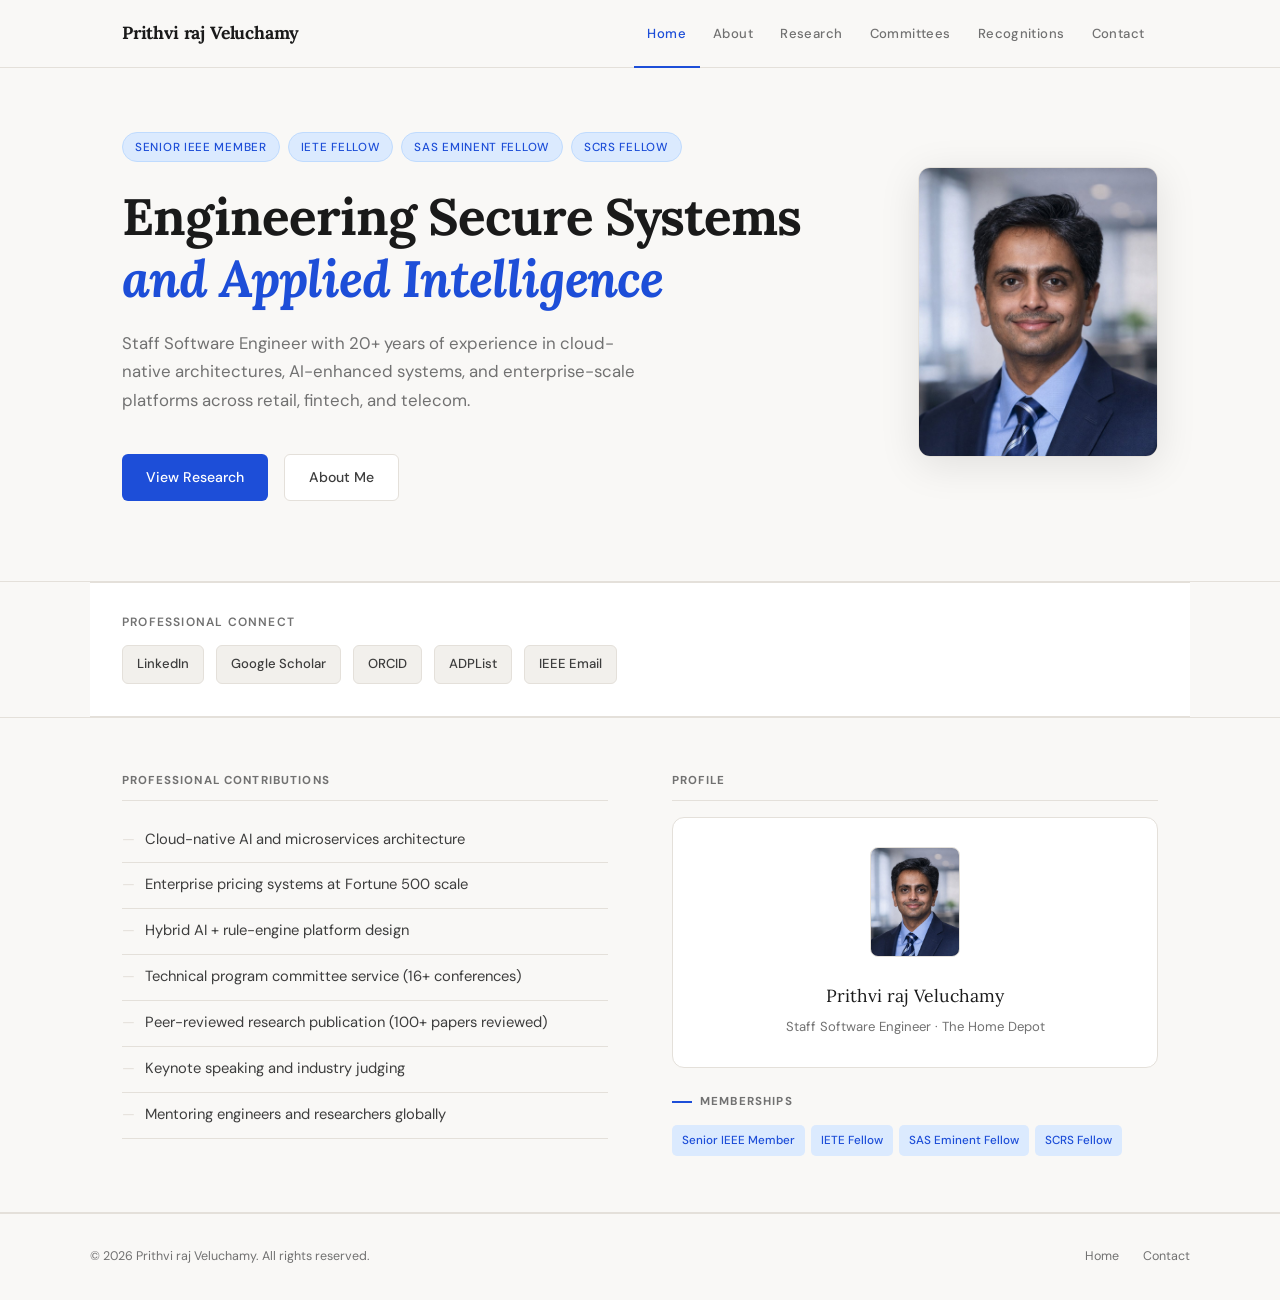
<file: index.html>
<!DOCTYPE html>
<html lang="en">
<head>
<meta charset="UTF-8"><meta name="viewport" content="width=device-width, initial-scale=1.0">
<title>Prithvi raj Veluchamy</title>
<link rel="preconnect" href="https://fonts.googleapis.com">
<link href="https://fonts.googleapis.com/css2?family=Lora:ital,wght@0,400;0,600;0,700;1,400&family=DM+Sans:wght@300;400;500;600&family=JetBrains+Mono:wght@400;500&display=swap" rel="stylesheet">
<link rel="stylesheet" href="styles.css">
</head>
<body>

<nav>
  <div class="nav-inner">
    <a href="index.html" class="nav-brand" id="nav-brand"></a>
    <ul class="nav-links">
      <li><a href="index.html" class="active">Home</a></li>
      <li><a href="about.html">About</a></li>
      <li><a href="research.html">Research</a></li>
      <li><a href="committees.html">Committees</a></li>
      <li><a href="recognitions.html">Recognitions</a></li>
      <li><a href="contact.html">Contact</a></li>
    </ul>
  </div>
</nav>

<div class="hero">
  <div class="hero-left">
    <div class="hero-eyebrow" id="hero-pills"></div>
    <h1>Engineering Secure Systems<br><em>and Applied Intelligence</em></h1>
    <p class="hero-sub" id="hero-sub"></p>
    <div class="hero-cta">
      <a href="research.html" class="btn btn-filled">View Research</a>
      <a href="about.html" class="btn btn-outline">About Me</a>
    </div>
  </div>
  <div class="hero-photo-wrap">
    <img id="hero-photo" src="" alt="" class="hero-photo">
  </div>
</div>

<div class="divider"></div>

<div class="quick-strip">
  <h3>Professional Connect</h3>
  <div class="quick-links" id="quick-links"></div>
</div>

<div class="divider"></div>

<div class="home-cols">
  <div class="home-col">
    <h3>Professional Contributions</h3>
    <ul class="contrib-list">
      <li>Cloud-native AI and microservices architecture</li>
      <li>Enterprise pricing systems at Fortune 500 scale</li>
      <li>Hybrid AI + rule-engine platform design</li>
      <li>Technical program committee service (16+ conferences)</li>
      <li>Peer-reviewed research publication (100+ papers reviewed)</li>
      <li>Keynote speaking and industry judging</li>
      <li>Mentoring engineers and researchers globally</li>
    </ul>
  </div>
  <div class="home-col">
    <h3>Profile</h3>
    <div class="identity-card">
      <img id="id-photo" src="" alt="" class="identity-photo">
      <div class="identity-name" id="id-name"></div>
      <div class="identity-role" id="id-role"></div>
    </div>
    <div style="margin-top:1.5rem;">
      <div class="section-label" style="border-bottom:none;padding-bottom:0;margin-bottom:0.8rem;">Memberships</div>
      <div style="display:flex;flex-wrap:wrap;gap:6px;" id="home-badges"></div>
    </div>
  </div>
</div>

<div class="divider"></div>

<footer>
  <div class="footer-inner">
    <div class="footer-copy" id="footer-copy"></div>
    <div class="footer-links">
      <a href="index.html">Home</a>
      <a href="contact.html">Contact</a>
    </div>
  </div>
</footer>

<script src="data/personal.js"></script>
<script>
const P = PERSONAL;
const $ = id => document.getElementById(id);
const esc = s => String(s).replace(/&/g,'&amp;').replace(/</g,'&lt;');

document.title = P.name;
$('nav-brand').textContent = P.name;
$('hero-photo').src = P.photo; $('hero-photo').alt = P.name;
$('hero-sub').textContent = `${P.role} with 20+ years of experience in cloud-native architectures, AI-enhanced systems, and enterprise-scale platforms across retail, fintech, and telecom.`;
$('hero-pills').innerHTML = P.memberships.map(m => `<span class="pill blue">${esc(m.text)}</span>`).join('');
$('quick-links').innerHTML = P.links.map(l => `<a href="${esc(l.url)}" target="_blank" class="quick-link">${esc(l.label)}</a>`).join('');
$('id-photo').src = P.photo; $('id-photo').alt = P.name;
$('id-name').textContent = P.name;
$('id-role').textContent = `${P.role} · ${P.company}`;
$('home-badges').innerHTML = P.memberships.map(m => `<span class="s-badge s-badge-blue">${esc(m.text)}</span>`).join('');
$('footer-copy').textContent = `© ${new Date().getFullYear()} ${P.name}. All rights reserved.`;
</script>
</body>
</html>
</file>
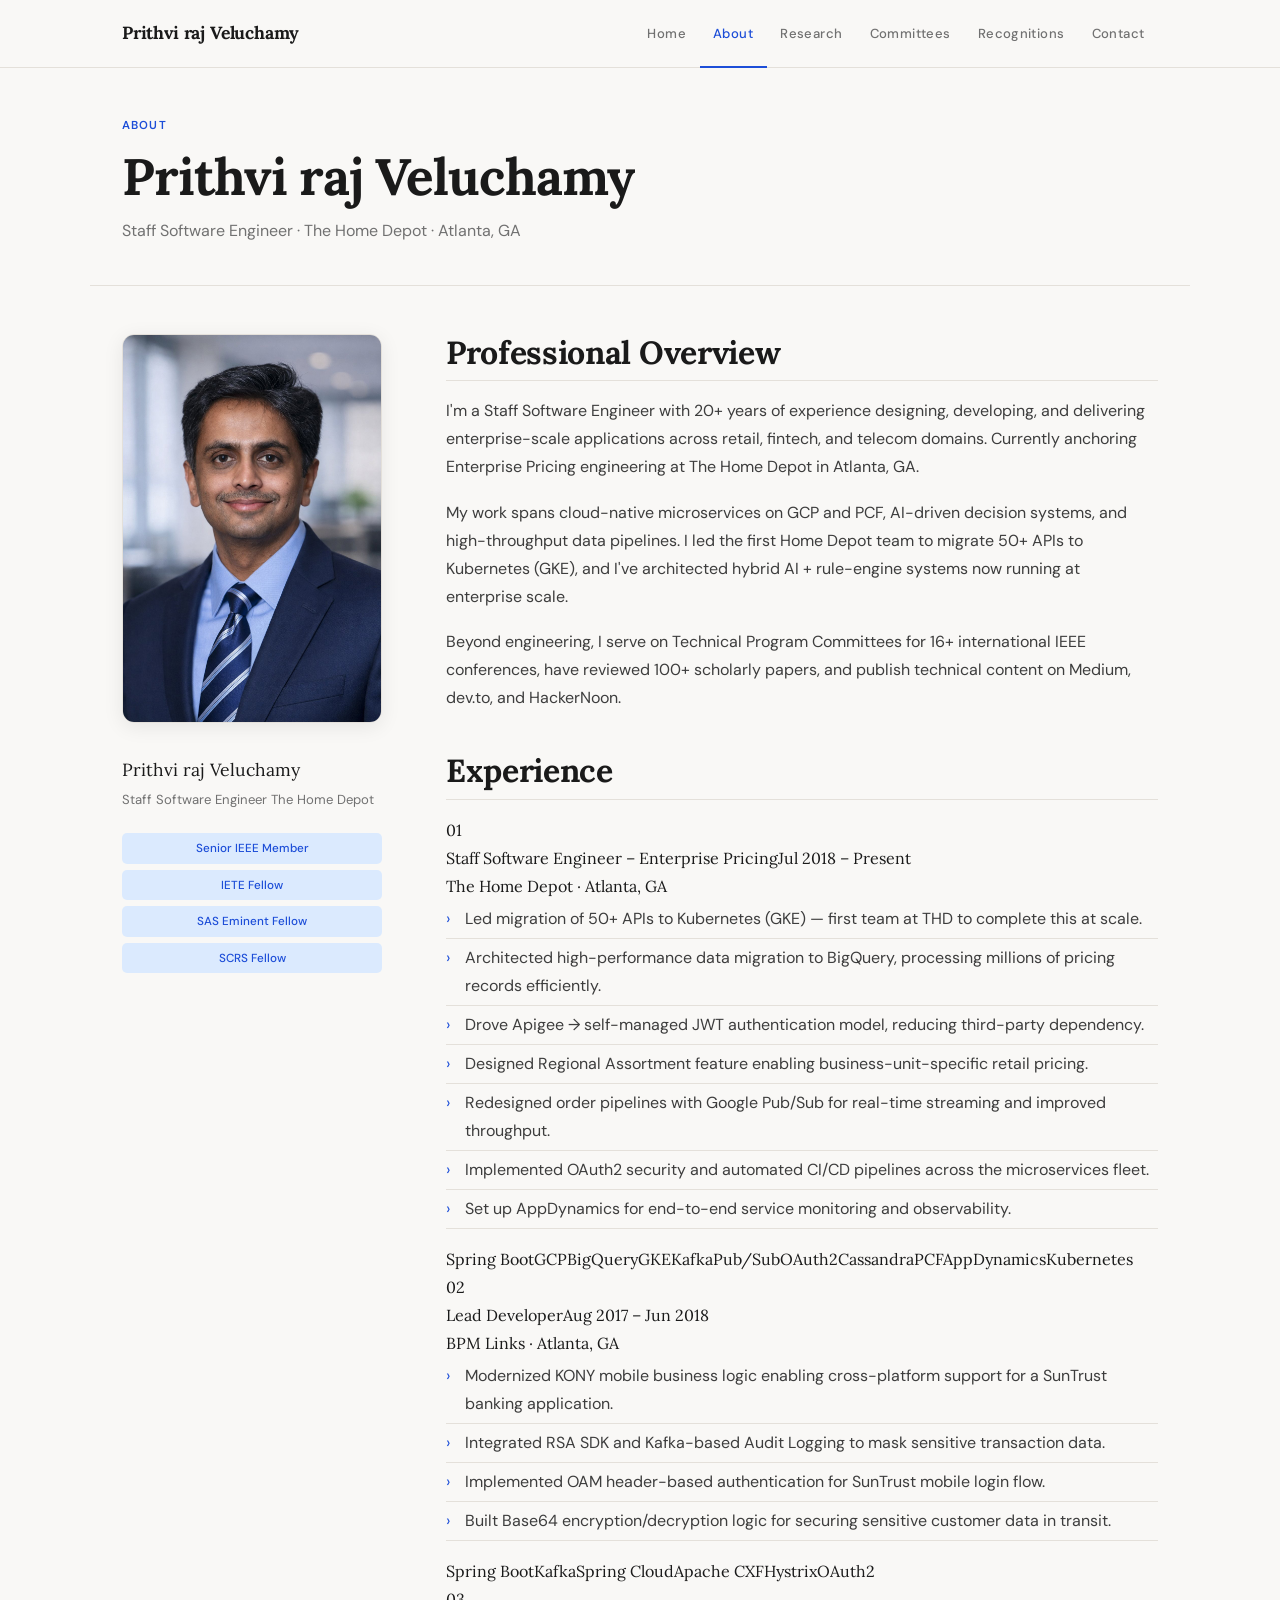
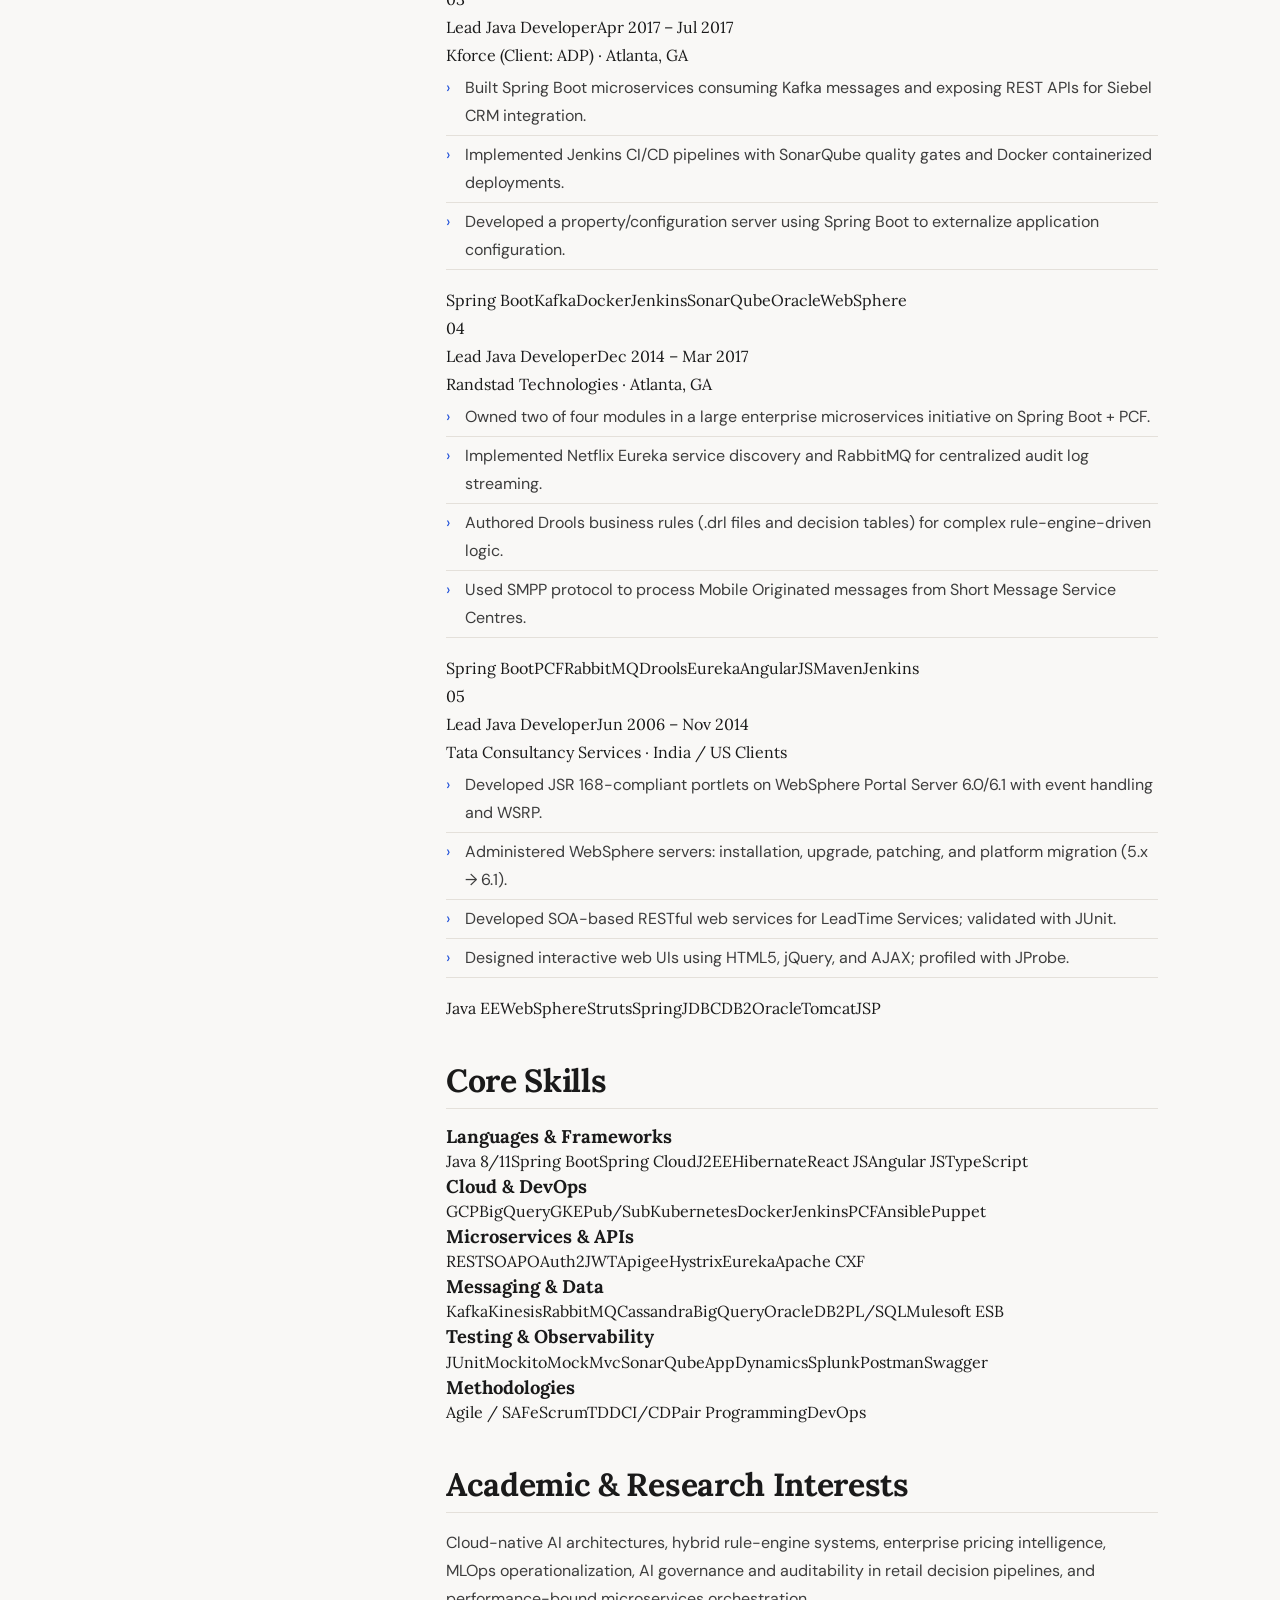
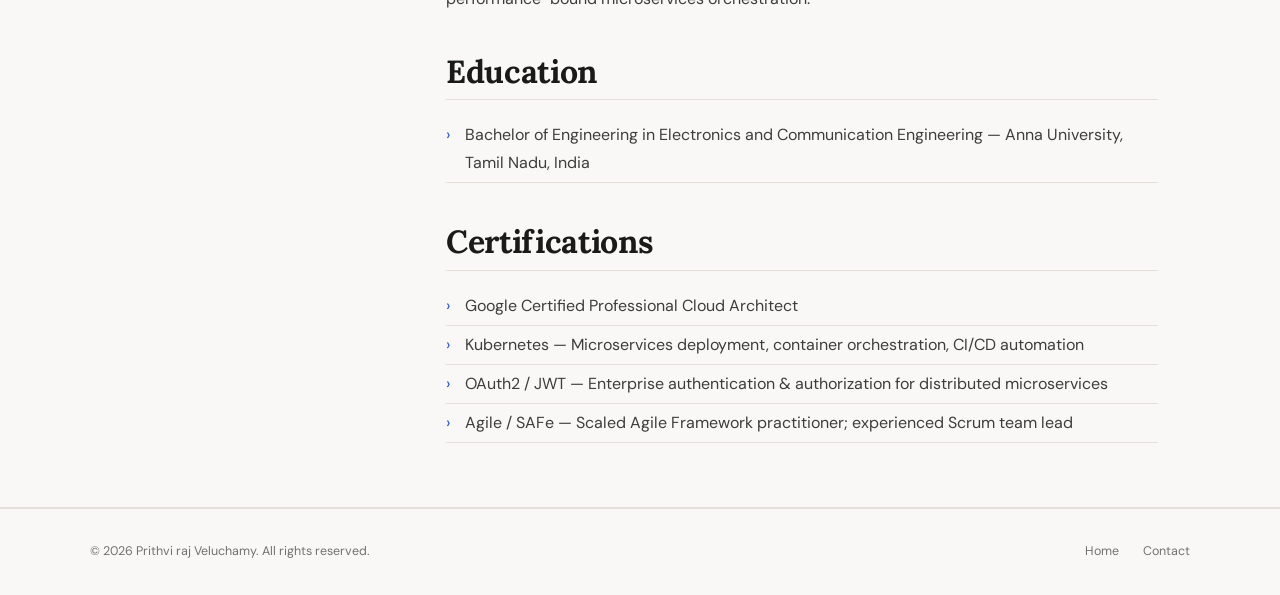
<file: about.html>
<!DOCTYPE html>
<html lang="en">
<head>
<meta charset="UTF-8"><meta name="viewport" content="width=device-width, initial-scale=1.0">
<title>About | Portfolio</title>
<link rel="preconnect" href="https://fonts.googleapis.com">
<link href="https://fonts.googleapis.com/css2?family=Lora:ital,wght@0,400;0,600;0,700;1,400&family=DM+Sans:wght@300;400;500;600&family=JetBrains+Mono:wght@400;500&display=swap" rel="stylesheet">
<link rel="stylesheet" href="styles.css">
</head>
<body>

<nav>
  <div class="nav-inner">
    <a href="index.html" class="nav-brand" id="nav-brand"></a>
    <ul class="nav-links">
      <li><a href="index.html">Home</a></li>
      <li><a href="about.html" class="active">About</a></li>
      <li><a href="research.html">Research</a></li>
      <li><a href="committees.html">Committees</a></li>
      <li><a href="recognitions.html">Recognitions</a></li>
      <li><a href="contact.html">Contact</a></li>
    </ul>
  </div>
</nav>

<div class="page-header page">
  <div class="eyebrow">About</div>
  <h1 id="ph-name"></h1>
  <p id="ph-tagline"></p>
</div>

<div class="about-layout">
  <!-- SIDEBAR -->
  <div class="about-sidebar fade-in">
    <img id="about-photo" src="" alt="" class="about-photo">
    <div class="sidebar-name" id="sb-name"></div>
    <div class="sidebar-role" id="sb-role"></div>
    <div class="sidebar-badges" id="sb-badges"></div>
  </div>

  <!-- MAIN CONTENT -->
  <div class="about-content fade-in">
    <h2>Professional Overview</h2>
    <div id="about-bio"></div>

    <h2>Experience</h2>
    <div class="timeline" id="timeline"></div>

    <h2>Core Skills</h2>
    <div class="skills-grid" id="skills-grid"></div>

    <h2>Academic &amp; Research Interests</h2>
    <p>Cloud-native AI architectures, hybrid rule-engine systems, enterprise pricing intelligence, MLOps operationalization, AI governance and auditability in retail decision pipelines, and performance-bound microservices orchestration.</p>

    <h2>Education</h2>
    <ul id="education-list"></ul>

    <h2>Certifications</h2>
    <ul id="cert-list"></ul>
  </div>
</div>

<div class="divider"></div>
<footer>
  <div class="footer-inner">
    <div class="footer-copy" id="footer-copy"></div>
    <div class="footer-links"><a href="index.html">Home</a><a href="contact.html">Contact</a></div>
  </div>
</footer>

<script src="data/personal.js"></script>
<script src="data/experience.js"></script>
<script src="data/skills.js"></script>
<script>
const P = PERSONAL, E = EXPERIENCE, S = SKILLS;
const $ = id => document.getElementById(id);
const esc = s => String(s).replace(/&/g,'&amp;').replace(/</g,'&lt;');

document.title = `About | ${P.name}`;
$('nav-brand').textContent = P.name;
$('ph-name').textContent = P.name;
$('ph-tagline').textContent = `${P.role} · ${P.company} · ${P.location}`;
$('about-photo').src = P.photo; $('about-photo').alt = P.name;
$('sb-name').textContent = P.name;
$('sb-role').textContent = `${P.role}\n${P.company}`;
$('sb-badges').innerHTML = P.memberships.map(m => `<span class="s-badge s-badge-blue">${esc(m.text)}</span>`).join('');
$('about-bio').innerHTML = P.bio.map(p => `<p>${p}</p>`).join('');
$('education-list').innerHTML = P.education.map(e => `<li>${esc(e)}</li>`).join('');
$('cert-list').innerHTML = P.certifications.map(c => `<li>${esc(c)}</li>`).join('');

// Timeline
$('timeline').innerHTML = E.map((job, i) => `
  <div class="tl-item fade-in">
    <div class="tl-dot${i===0?' active':''}">${String(i+1).padStart(2,'0')}</div>
    <div class="tl-content">
      <div class="tl-header"><span class="tl-role">${esc(job.role)}</span><span class="tl-period">${esc(job.period)}</span></div>
      <div class="tl-company"><span>${esc(job.company)}</span> · ${esc(job.location)}</div>
      <ul class="tl-bullets">${job.bullets.map(b=>`<li>${esc(b)}</li>`).join('')}</ul>
      <div class="tl-tech">${job.tech.map(t=>`<span class="tech-chip">${esc(t)}</span>`).join('')}</div>
    </div>
  </div>`).join('');

// Skills grid
$('skills-grid').innerHTML = S.map(s => `
  <div class="skill-card fade-in">
    <h3 class="c-${s.color}">${esc(s.category)}</h3>
    <div class="skill-tags">${s.tags.map(t=>`<span class="skill-tag ${s.color}">${esc(t)}</span>`).join('')}</div>
  </div>`).join('');

$('footer-copy').textContent = `© ${new Date().getFullYear()} ${P.name}. All rights reserved.`;

const obs = new IntersectionObserver(e=>e.forEach(x=>{if(x.isIntersecting)x.target.classList.add('visible');}),{threshold:.08});
document.querySelectorAll('.fade-in').forEach(el=>obs.observe(el));
</script>
</body>
</html>
</file>
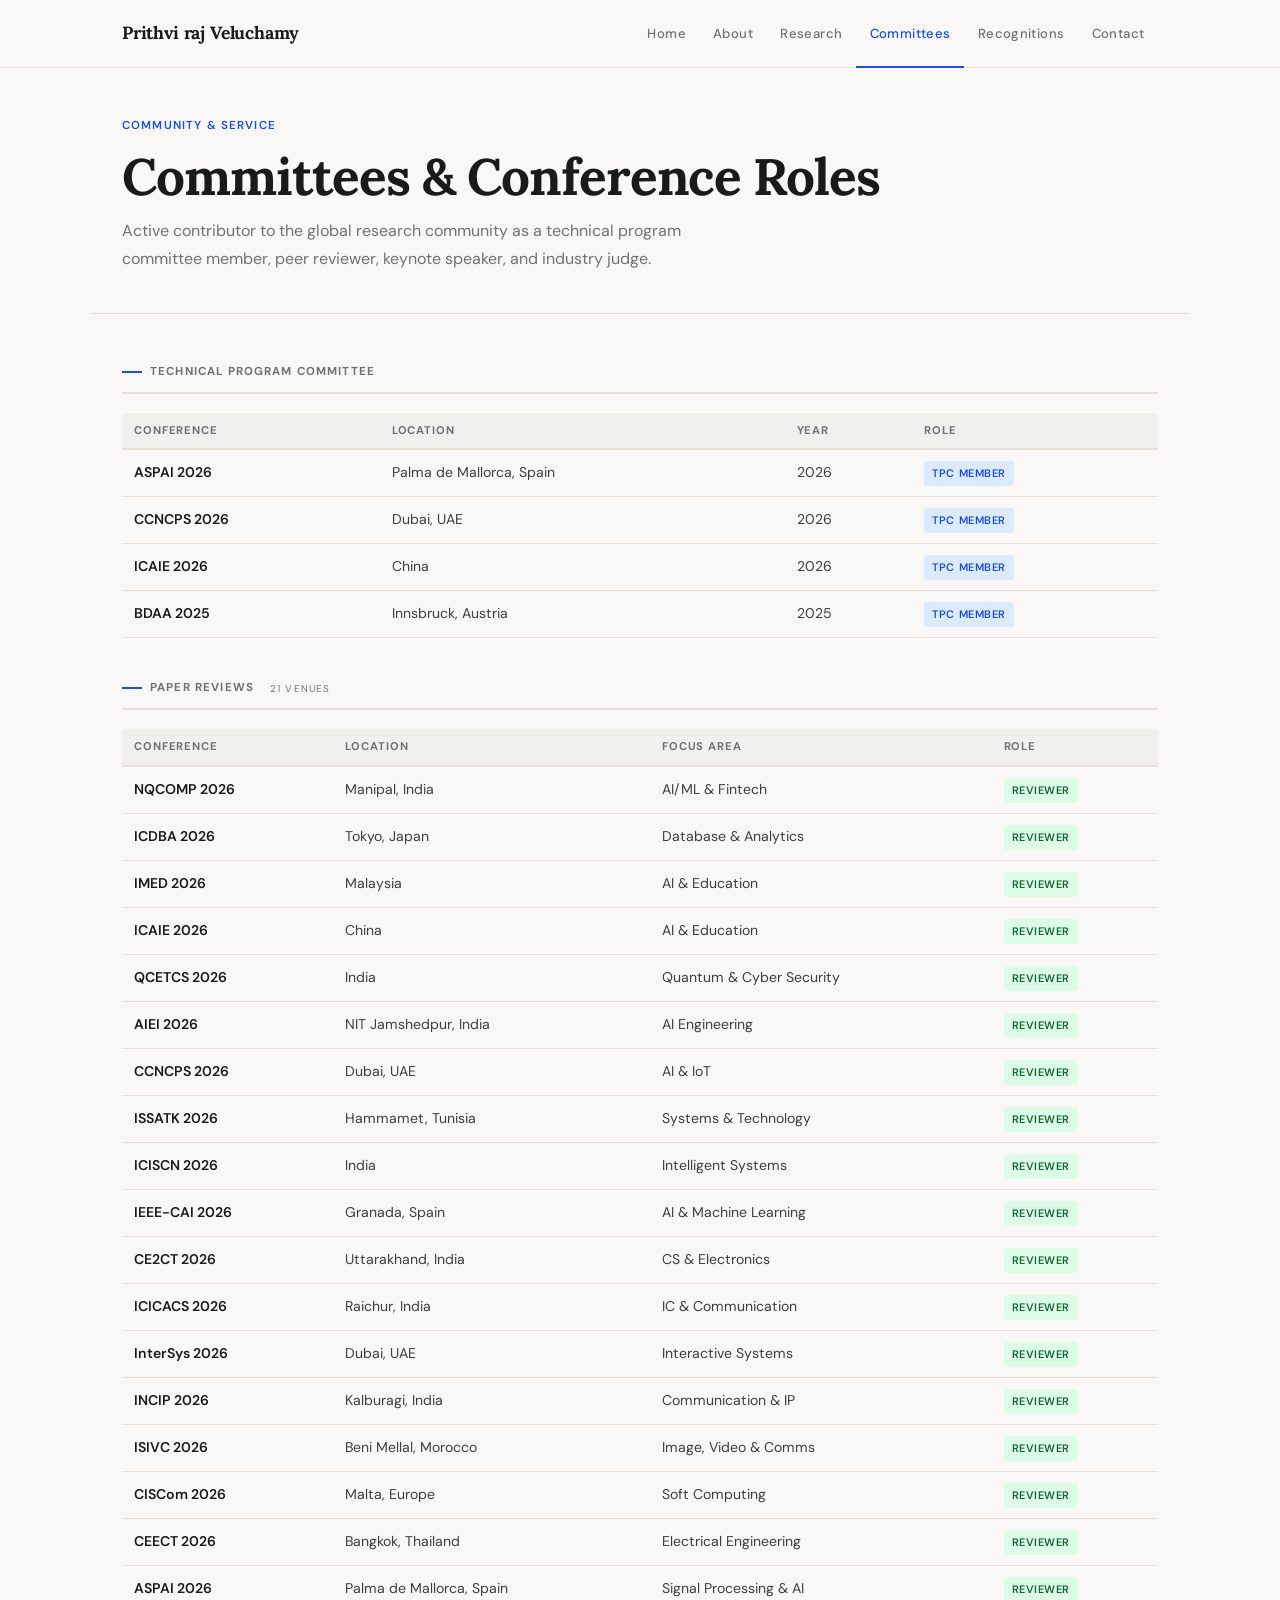
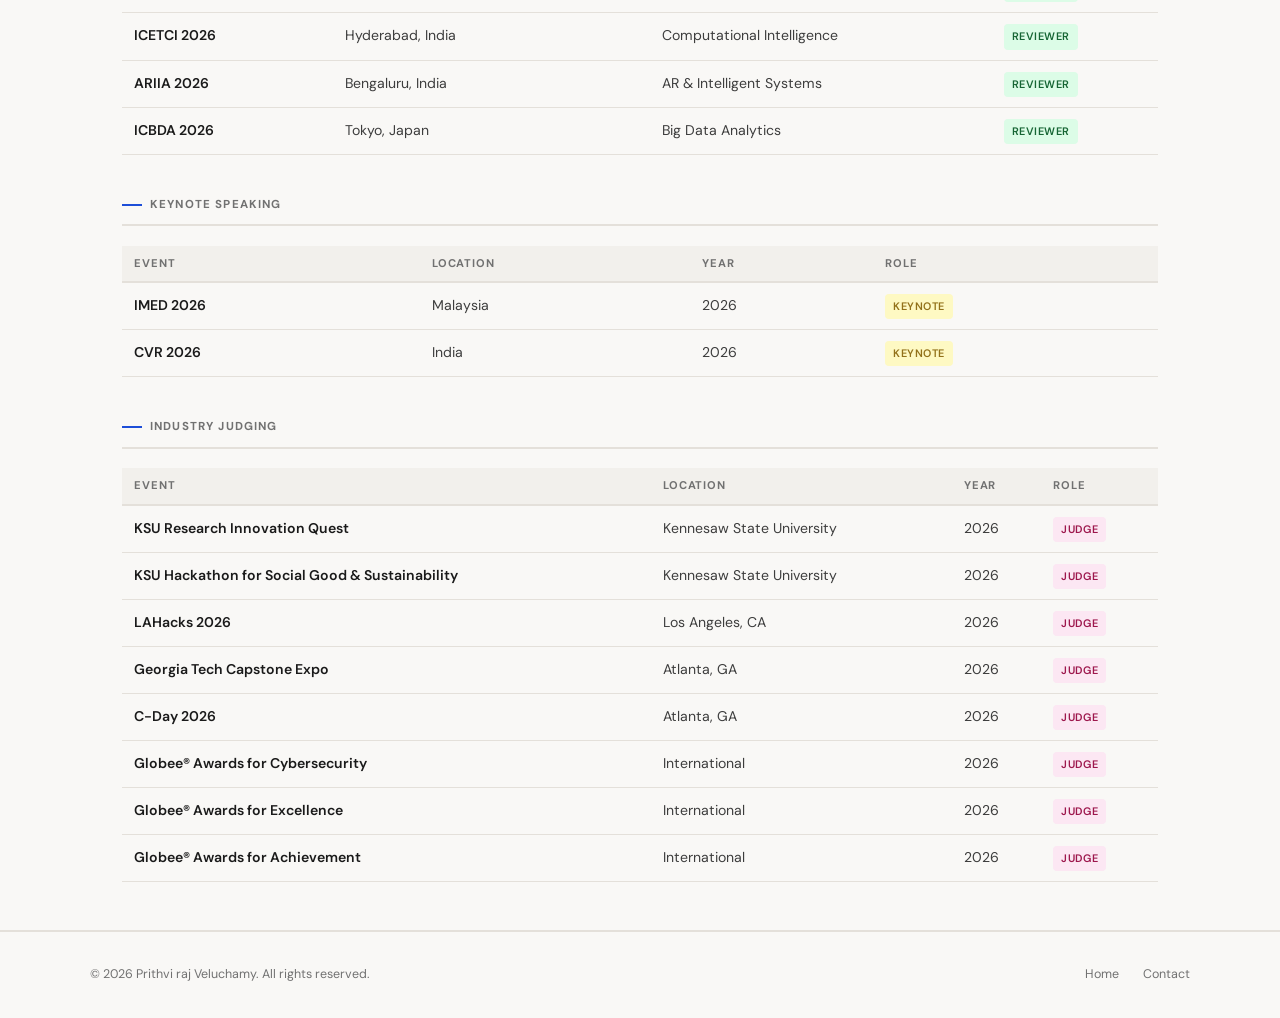
<file: committees.html>
<!DOCTYPE html>
<html lang="en">
<head>
<meta charset="UTF-8"><meta name="viewport" content="width=device-width, initial-scale=1.0">
<title>Committees | Portfolio</title>
<link rel="preconnect" href="https://fonts.googleapis.com">
<link href="https://fonts.googleapis.com/css2?family=Lora:ital,wght@0,400;0,600;0,700;1,400&family=DM+Sans:wght@300;400;500;600&family=JetBrains+Mono:wght@400;500&display=swap" rel="stylesheet">
<link rel="stylesheet" href="styles.css">
</head>
<body>

<nav>
  <div class="nav-inner">
    <a href="index.html" class="nav-brand" id="nav-brand"></a>
    <ul class="nav-links">
      <li><a href="index.html">Home</a></li>
      <li><a href="about.html">About</a></li>
      <li><a href="research.html">Research</a></li>
      <li><a href="committees.html" class="active">Committees</a></li>
      <li><a href="recognitions.html">Recognitions</a></li>
      <li><a href="contact.html">Contact</a></li>
    </ul>
  </div>
</nav>

<div class="page-header page">
  <div class="eyebrow">Community &amp; Service</div>
  <h1>Committees &amp; Conference Roles</h1>
  <p>Active contributor to the global research community as a technical program committee member, peer reviewer, keynote speaker, and industry judge.</p>
</div>

<div class="section-block fade-in">
  <div class="section-label">Technical Program Committee</div>
  <div class="comm-table-wrap">
    <table class="comm-table">
      <thead><tr><th>Conference</th><th>Location</th><th>Year</th><th>Role</th></tr></thead>
      <tbody id="tpc-body"></tbody>
    </table>
  </div>
</div>

<div class="section-block fade-in">
  <div class="section-label">
    Paper Reviews
    <span id="review-count" style="font-weight:400;color:var(--muted);font-size:0.85em;margin-left:8px;"></span>
  </div>
  <div class="comm-table-wrap">
    <table class="comm-table">
      <thead><tr><th>Conference</th><th>Location</th><th>Focus Area</th><th>Role</th></tr></thead>
      <tbody id="review-body"></tbody>
    </table>
  </div>
</div>

<div class="section-block fade-in">
  <div class="section-label">Keynote Speaking</div>
  <div class="comm-table-wrap">
    <table class="comm-table">
      <thead><tr><th>Event</th><th>Location</th><th>Year</th><th>Role</th></tr></thead>
      <tbody id="speaking-body"></tbody>
    </table>
  </div>
</div>

<div class="section-block fade-in" style="padding-bottom:3rem;">
  <div class="section-label">Industry Judging</div>
  <div class="comm-table-wrap">
    <table class="comm-table">
      <thead><tr><th>Event</th><th>Location</th><th>Year</th><th>Role</th></tr></thead>
      <tbody id="judge-body"></tbody>
    </table>
  </div>
</div>

<div class="divider"></div>
<footer>
  <div class="footer-inner">
    <div class="footer-copy" id="footer-copy"></div>
    <div class="footer-links"><a href="index.html">Home</a><a href="contact.html">Contact</a></div>
  </div>
</footer>

<script src="data/personal.js"></script>
<script src="data/committees.js"></script>
<script>
const P = PERSONAL, C = COMMITTEES;
const $ = id => document.getElementById(id);
const esc = s => String(s).replace(/&/g,'&amp;').replace(/</g,'&lt;');

document.title = `Committees | ${P.name}`;
$('nav-brand').textContent = P.name;

// TPC
$('tpc-body').innerHTML = C.programCommittee.map(r => `
  <tr>
    <td>${esc(r.name)}</td>
    <td>${esc(r.location)}</td>
    <td>${esc(r.year)}</td>
    <td><span class="role-pill role-tpc">TPC Member</span></td>
  </tr>`).join('');

// Reviews
$('review-count').textContent = `${C.paperReviews.length} venues`;
$('review-body').innerHTML = C.paperReviews.map(r => `
  <tr>
    <td>${esc(r.name)}</td>
    <td>${esc(r.location)}</td>
    <td>${esc(r.focus)}</td>
    <td><span class="role-pill role-review">Reviewer</span></td>
  </tr>`).join('');

// Speaking
$('speaking-body').innerHTML = C.speaking.map(r => `
  <tr>
    <td>${esc(r.event)}</td>
    <td>${esc(r.location)}</td>
    <td>${esc(r.year)}</td>
    <td><span class="role-pill role-keynote">Keynote</span></td>
  </tr>`).join('');

// Judging
$('judge-body').innerHTML = C.judging.map(r => `
  <tr>
    <td>${esc(r.event)}</td>
    <td>${esc(r.location)}</td>
    <td>${esc(r.year)}</td>
    <td><span class="role-pill role-judge">Judge</span></td>
  </tr>`).join('');

$('footer-copy').textContent = `© ${new Date().getFullYear()} ${P.name}. All rights reserved.`;

const obs = new IntersectionObserver(e=>e.forEach(x=>{if(x.isIntersecting)x.target.classList.add('visible');}),{threshold:.05});
document.querySelectorAll('.fade-in').forEach(el=>obs.observe(el));
</script>
</body>
</html>
</file>
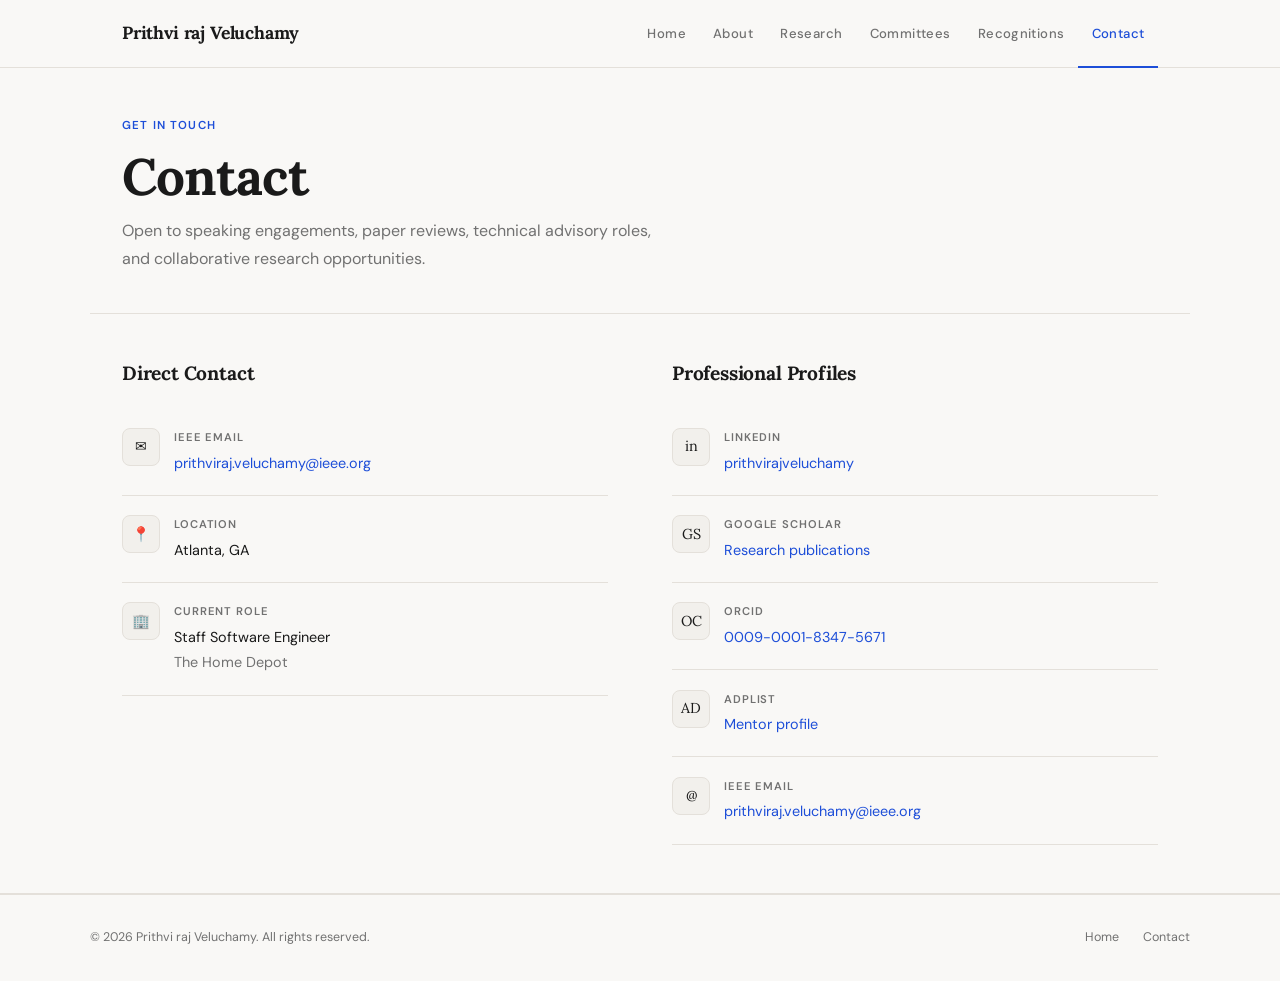
<file: contact.html>
<!DOCTYPE html>
<html lang="en">
<head>
<meta charset="UTF-8"><meta name="viewport" content="width=device-width, initial-scale=1.0">
<title>Contact | Portfolio</title>
<link rel="preconnect" href="https://fonts.googleapis.com">
<link href="https://fonts.googleapis.com/css2?family=Lora:ital,wght@0,400;0,600;0,700;1,400&family=DM+Sans:wght@300;400;500;600&family=JetBrains+Mono:wght@400;500&display=swap" rel="stylesheet">
<link rel="stylesheet" href="styles.css">
</head>
<body>

<nav>
  <div class="nav-inner">
    <a href="index.html" class="nav-brand" id="nav-brand"></a>
    <ul class="nav-links">
      <li><a href="index.html">Home</a></li>
      <li><a href="about.html">About</a></li>
      <li><a href="research.html">Research</a></li>
      <li><a href="committees.html">Committees</a></li>
      <li><a href="recognitions.html">Recognitions</a></li>
      <li><a href="contact.html" class="active">Contact</a></li>
    </ul>
  </div>
</nav>

<div class="page-header page">
  <div class="eyebrow">Get in Touch</div>
  <h1>Contact</h1>
  <p>Open to speaking engagements, paper reviews, technical advisory roles, and collaborative research opportunities.</p>
</div>

<div class="contact-layout">
  <div>
    <h2 style="font-size:1.2rem;margin-bottom:1.5rem;">Direct Contact</h2>
    <div id="contact-direct"></div>
  </div>
  <div>
    <h2 style="font-size:1.2rem;margin-bottom:1.5rem;">Professional Profiles</h2>
    <div id="contact-profiles"></div>
  </div>
</div>

<div class="divider"></div>
<footer>
  <div class="footer-inner">
    <div class="footer-copy" id="footer-copy"></div>
    <div class="footer-links"><a href="index.html">Home</a><a href="contact.html">Contact</a></div>
  </div>
</footer>

<script src="data/personal.js"></script>
<script>
const P = PERSONAL;
const $ = id => document.getElementById(id);
const esc = s => String(s).replace(/&/g,'&amp;').replace(/</g,'&lt;');

document.title = `Contact | ${P.name}`;
$('nav-brand').textContent = P.name;

$('contact-direct').innerHTML = `
  <div class="contact-item">
    <div class="contact-icon">✉</div>
    <div>
      <div class="contact-label">IEEE Email</div>
      <div class="contact-value"><a href="mailto:${esc(P.email)}">${esc(P.email)}</a></div>
    </div>
  </div>
  <div class="contact-item">
    <div class="contact-icon">📍</div>
    <div>
      <div class="contact-label">Location</div>
      <div class="contact-value">${esc(P.location)}</div>
    </div>
  </div>
  <div class="contact-item">
    <div class="contact-icon">🏢</div>
    <div>
      <div class="contact-label">Current Role</div>
      <div class="contact-value">${esc(P.role)}<br><span style="color:var(--muted)">${esc(P.company)}</span></div>
    </div>
  </div>`;

$('contact-profiles').innerHTML = P.links.map(l => `
  <div class="contact-item">
    <div class="contact-icon">${esc(l.icon)}</div>
    <div>
      <div class="contact-label">${esc(l.label)}</div>
      <div class="contact-value"><a href="${esc(l.url)}" target="_blank">${esc(l.sublabel)}</a></div>
    </div>
  </div>`).join('');

$('footer-copy').textContent = `© ${new Date().getFullYear()} ${P.name}. All rights reserved.`;
</script>
</body>
</html>
</file>
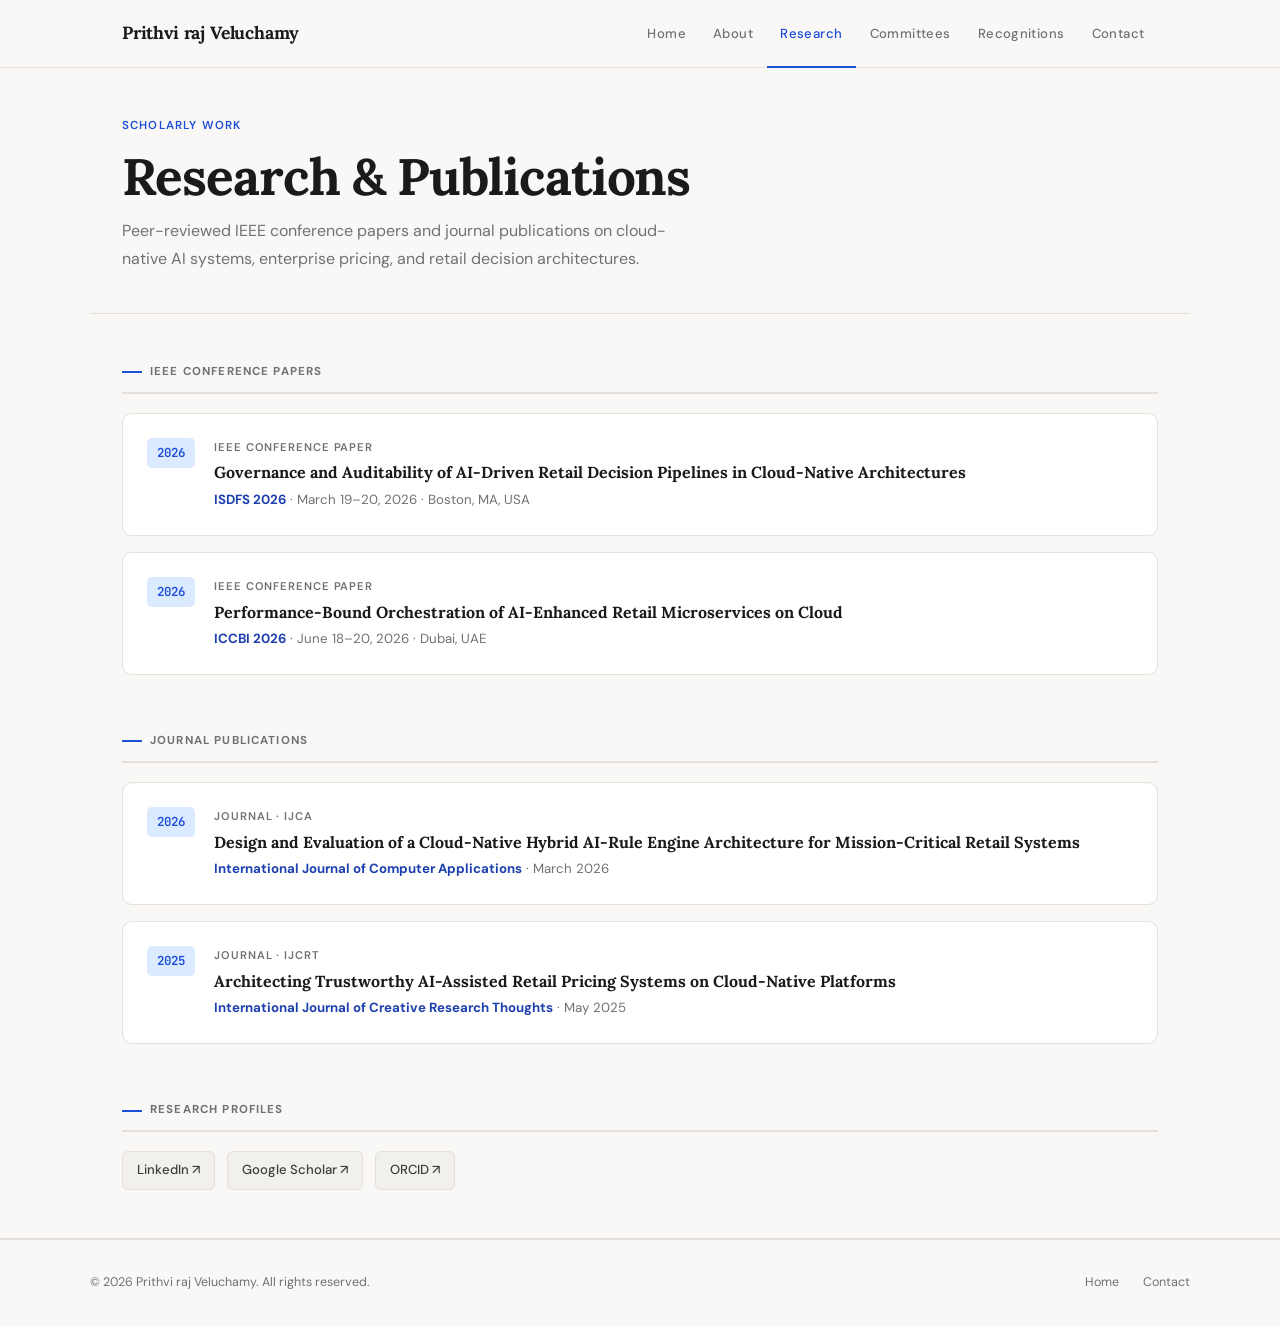
<file: research.html>
<!DOCTYPE html>
<html lang="en">
<head>
<meta charset="UTF-8"><meta name="viewport" content="width=device-width, initial-scale=1.0">
<title>Research | Portfolio</title>
<link rel="preconnect" href="https://fonts.googleapis.com">
<link href="https://fonts.googleapis.com/css2?family=Lora:ital,wght@0,400;0,600;0,700;1,400&family=DM+Sans:wght@300;400;500;600&family=JetBrains+Mono:wght@400;500&display=swap" rel="stylesheet">
<link rel="stylesheet" href="styles.css">
</head>
<body>

<nav>
  <div class="nav-inner">
    <a href="index.html" class="nav-brand" id="nav-brand"></a>
    <ul class="nav-links">
      <li><a href="index.html">Home</a></li>
      <li><a href="about.html">About</a></li>
      <li><a href="research.html" class="active">Research</a></li>
      <li><a href="committees.html">Committees</a></li>
      <li><a href="recognitions.html">Recognitions</a></li>
      <li><a href="contact.html">Contact</a></li>
    </ul>
  </div>
</nav>

<div class="page-header page">
  <div class="eyebrow">Scholarly Work</div>
  <h1>Research &amp; Publications</h1>
  <p>Peer-reviewed IEEE conference papers and journal publications on cloud-native AI systems, enterprise pricing, and retail decision architectures.</p>
</div>

<div class="section-block">
  <div class="section-label">IEEE Conference Papers</div>
  <div id="conf-papers"></div>
</div>

<div class="section-block">
  <div class="section-label">Journal Publications</div>
  <div id="journal-papers"></div>
</div>

<div class="section-block" style="padding-bottom:3rem;">
  <div class="section-label">Research Profiles</div>
  <div style="display:flex;flex-wrap:wrap;gap:0.75rem;" id="research-links"></div>
</div>

<div class="divider"></div>
<footer>
  <div class="footer-inner">
    <div class="footer-copy" id="footer-copy"></div>
    <div class="footer-links"><a href="index.html">Home</a><a href="contact.html">Contact</a></div>
  </div>
</footer>

<script src="data/personal.js"></script>
<script src="data/publications.js"></script>
<script>
const P = PERSONAL, PUB = PUBLICATIONS;
const $ = id => document.getElementById(id);
const esc = s => String(s).replace(/&/g,'&amp;').replace(/</g,'&lt;');

document.title = `Research | ${P.name}`;
$('nav-brand').textContent = P.name;

const conf = PUB.filter(p => p.type.toLowerCase().includes('conference'));
const jour = PUB.filter(p => !p.type.toLowerCase().includes('conference'));

function pubHTML(pubs) {
  return pubs.map(p => `
    <div class="pub-item fade-in">
      <div class="pub-year">${esc(p.year)}</div>
      <div class="pub-body">
        <div class="pub-type">${esc(p.type)}</div>
        <div class="pub-title">${esc(p.title)}</div>
        <div class="pub-venue"><strong>${esc(p.venue)}</strong> · ${esc(p.detail)}</div>
      </div>
    </div>`).join('');
}

$('conf-papers').innerHTML   = conf.length ? pubHTML(conf) : '<p style="color:var(--muted);font-family:var(--sans)">No conference papers yet.</p>';
$('journal-papers').innerHTML = jour.length ? pubHTML(jour) : '<p style="color:var(--muted);font-family:var(--sans)">No journal papers yet.</p>';

$('research-links').innerHTML = P.links
  .filter(l => ['Google Scholar','ORCID','LinkedIn'].includes(l.label))
  .map(l => `<a href="${esc(l.url)}" target="_blank" class="quick-link">${esc(l.label)} ↗</a>`).join('');

$('footer-copy').textContent = `© ${new Date().getFullYear()} ${P.name}. All rights reserved.`;

const obs = new IntersectionObserver(e=>e.forEach(x=>{if(x.isIntersecting)x.target.classList.add('visible');}),{threshold:.08});
document.querySelectorAll('.fade-in').forEach(el=>obs.observe(el));
</script>
</body>
</html>
</file>
<file: styles.css>
/* ── RESET & BASE ─────────────────────────────────────── */
*, *::before, *::after { box-sizing: border-box; margin: 0; padding: 0; }
html { scroll-behavior: smooth; font-size: 16px; }
body {
  background: #f9f8f6;
  color: #1a1a1a;
  font-family: 'Lora', Georgia, serif;
  line-height: 1.75;
  min-height: 100vh;
}

/* ── CSS VARIABLES ────────────────────────────────────── */
:root {
  --ink:       #1a1a1a;
  --ink2:      #3d3d3d;
  --muted:     #717171;
  --rule:      #e4e0da;
  --bg:        #f9f8f6;
  --bg2:       #f2f0ec;
  --white:     #ffffff;
  --accent:    #1d4ed8;   /* professional blue */
  --accent2:   #1e40af;
  --gold:      #92711a;
  --serif:     'Lora', Georgia, serif;
  --sans:      'DM Sans', sans-serif;
  --mono:      'JetBrains Mono', monospace;
  --max:       1100px;
  --nav-h:     68px;
}

/* ── TYPOGRAPHY ───────────────────────────────────────── */
h1,h2,h3,h4 { font-family: var(--serif); font-weight: 700; line-height: 1.2; color: var(--ink); }
h1 { font-size: clamp(2.2rem, 4vw, 3.2rem); letter-spacing: -0.02em; }
h2 { font-size: clamp(1.5rem, 2.5vw, 2rem); letter-spacing: -0.01em; }
h3 { font-size: 1.15rem; }
p  { font-family: var(--sans); color: var(--ink2); font-size: 1rem; }
a  { color: var(--accent); text-decoration: none; }
a:hover { text-decoration: underline; }

/* ── NAV ──────────────────────────────────────────────── */
nav {
  position: fixed; top: 0; left: 0; right: 0; z-index: 100;
  height: var(--nav-h);
  background: rgba(249,248,246,0.95);
  backdrop-filter: blur(8px);
  border-bottom: 1px solid var(--rule);
  display: flex; align-items: center;
}
.nav-inner {
  max-width: var(--max); margin: 0 auto; width: 100%;
  padding: 0 2rem;
  display: flex; align-items: center; justify-content: space-between;
}
.nav-brand {
  font-family: var(--serif); font-weight: 700; font-size: 1.1rem;
  color: var(--ink); text-decoration: none; letter-spacing: -0.01em;
  white-space: nowrap;
}
.nav-brand:hover { text-decoration: none; color: var(--accent); }
.nav-links { display: flex; gap: 0; list-style: none; }
.nav-links a {
  display: block; padding: 0 0.85rem; height: var(--nav-h);
  line-height: var(--nav-h);
  font-family: var(--sans); font-size: 0.82rem; font-weight: 500;
  color: var(--muted); text-decoration: none; letter-spacing: 0.03em;
  border-bottom: 2px solid transparent;
  transition: color 0.2s, border-color 0.2s;
  white-space: nowrap;
}
.nav-links a:hover,
.nav-links a.active { color: var(--accent); border-bottom-color: var(--accent); text-decoration: none; }

/* ── PAGE WRAPPER ─────────────────────────────────────── */
.page { max-width: var(--max); margin: 0 auto; padding: 0 2rem; }
.page-body { padding-top: calc(var(--nav-h) + 3rem); padding-bottom: 5rem; }

/* ── HERO (index) ─────────────────────────────────────── */
.hero {
  padding-top: calc(var(--nav-h) + 4rem);
  padding-bottom: 5rem;
  display: grid; grid-template-columns: 1fr auto;
  gap: 4rem; align-items: center;
  max-width: var(--max); margin: 0 auto; padding-left: 2rem; padding-right: 2rem;
}
.hero-eyebrow {
  display: flex; flex-wrap: wrap; gap: 8px; margin-bottom: 1.5rem;
}
.pill {
  font-family: var(--sans); font-size: 0.73rem; font-weight: 500;
  letter-spacing: 0.06em; text-transform: uppercase;
  padding: 4px 12px; border-radius: 100px;
  background: var(--bg2); color: var(--muted); border: 1px solid var(--rule);
}
.pill.blue { background: #dbeafe; color: var(--accent); border-color: #bfdbfe; }
.hero h1 { margin-bottom: 1.2rem; }
.hero h1 em { font-style: italic; color: var(--accent); }
.hero-sub {
  font-family: var(--sans); font-size: 1.05rem; color: var(--muted);
  max-width: 520px; margin-bottom: 2.5rem; line-height: 1.7;
}
.hero-cta { display: flex; gap: 1rem; flex-wrap: wrap; }
.btn {
  display: inline-flex; align-items: center; gap: 6px;
  font-family: var(--sans); font-size: 0.88rem; font-weight: 500;
  padding: 10px 24px; border-radius: 6px; text-decoration: none;
  transition: background 0.2s, color 0.2s, transform 0.15s;
}
.btn:hover { text-decoration: none; transform: translateY(-1px); }
.btn-filled { background: var(--accent); color: white; }
.btn-filled:hover { background: var(--accent2); color: white; }
.btn-outline { border: 1px solid var(--rule); color: var(--ink2); background: white; }
.btn-outline:hover { border-color: var(--accent); color: var(--accent); }
.hero-photo-wrap { flex-shrink: 0; }
.hero-photo {
  width: 240px; height: 290px;
  border-radius: 12px; object-fit: cover; object-position: top center;
  border: 1px solid var(--rule);
  box-shadow: 0 8px 40px rgba(0,0,0,0.10);
}

/* ── DIVIDER ──────────────────────────────────────────── */
.divider { height: 1px; background: var(--rule); margin: 0; }

/* ── QUICK LINKS STRIP ────────────────────────────────── */
.quick-strip {
  max-width: var(--max); margin: 0 auto; padding: 2rem;
  background: var(--white); border-top: 1px solid var(--rule); border-bottom: 1px solid var(--rule);
}
.quick-strip h3 { font-family: var(--sans); font-size: 0.75rem; font-weight: 600; text-transform: uppercase; letter-spacing: 0.1em; color: var(--muted); margin-bottom: 1rem; }
.quick-links { display: flex; gap: 0.75rem; flex-wrap: wrap; }
.quick-link {
  display: inline-flex; align-items: center; gap: 6px;
  font-family: var(--sans); font-size: 0.82rem; font-weight: 500;
  padding: 7px 14px; border-radius: 6px; background: var(--bg2);
  border: 1px solid var(--rule); color: var(--ink2); text-decoration: none;
  transition: border-color 0.15s, color 0.15s;
}
.quick-link:hover { border-color: var(--accent); color: var(--accent); text-decoration: none; }

/* ── TWO-COL HOME ─────────────────────────────────────── */
.home-cols {
  max-width: var(--max); margin: 0 auto; padding: 3.5rem 2rem;
  display: grid; grid-template-columns: 1fr 1fr; gap: 4rem;
}
.home-col h3 {
  font-family: var(--sans); font-size: 0.72rem; font-weight: 700;
  text-transform: uppercase; letter-spacing: 0.1em; color: var(--muted);
  margin-bottom: 1rem; padding-bottom: 0.75rem; border-bottom: 1px solid var(--rule);
}
.contrib-list { list-style: none; }
.contrib-list li {
  font-family: var(--sans); font-size: 0.92rem; color: var(--ink2);
  padding: 0.6rem 0; border-bottom: 1px solid var(--rule);
  display: flex; align-items: flex-start; gap: 10px;
}
.contrib-list li::before { content: '—'; color: var(--rule); flex-shrink: 0; }
.identity-card {
  background: var(--white); border: 1px solid var(--rule); border-radius: 12px;
  padding: 1.8rem; text-align: center;
}
.identity-photo {
  width: 90px; height: 110px; border-radius: 8px; object-fit: cover;
  object-position: top center; margin-bottom: 1rem;
  border: 1px solid var(--rule);
}
.identity-name { font-size: 1.1rem; margin-bottom: 4px; }
.identity-role { font-family: var(--sans); font-size: 0.82rem; color: var(--muted); }

/* ── PAGE HEADER ──────────────────────────────────────── */
.page-header {
  padding: calc(var(--nav-h) + 3rem) 2rem 2.5rem;
  max-width: var(--max); margin: 0 auto;
  border-bottom: 1px solid var(--rule);
}
.page-header .eyebrow {
  font-family: var(--sans); font-size: 0.72rem; font-weight: 600;
  text-transform: uppercase; letter-spacing: 0.1em; color: var(--accent);
  margin-bottom: 0.6rem;
}
.page-header p {
  color: var(--muted); font-family: var(--sans); max-width: 560px; margin-top: 0.6rem;
}

/* ── ABOUT PAGE ───────────────────────────────────────── */
.about-layout {
  display: grid; grid-template-columns: 260px 1fr; gap: 4rem; align-items: start;
  max-width: var(--max); margin: 0 auto; padding: 3rem 2rem;
}
.about-sidebar { position: sticky; top: calc(var(--nav-h) + 2rem); }
.about-photo {
  width: 100%; border-radius: 12px; object-fit: cover; object-position: top center;
  border: 1px solid var(--rule); margin-bottom: 1.5rem;
  box-shadow: 0 4px 20px rgba(0,0,0,0.08);
}
.sidebar-name { font-size: 1.1rem; margin-bottom: 4px; }
.sidebar-role { font-family: var(--sans); font-size: 0.82rem; color: var(--muted); margin-bottom: 1.5rem; line-height: 1.5; }
.sidebar-badges { display: flex; flex-direction: column; gap: 6px; }
.s-badge {
  font-family: var(--sans); font-size: 0.73rem; font-weight: 500;
  padding: 5px 10px; border-radius: 5px; text-align: center;
}
.s-badge-blue { background: #dbeafe; color: var(--accent); }
.s-badge-gold { background: #fef9c3; color: var(--gold); }
.s-badge-gray { background: var(--bg2); color: var(--ink2); }
.about-content h2 { margin-top: 2.5rem; margin-bottom: 1rem; padding-bottom: 0.5rem; border-bottom: 1px solid var(--rule); }
.about-content h2:first-child { margin-top: 0; }
.about-content p { margin-bottom: 1.1rem; }
.about-content ul { list-style: none; margin-bottom: 1rem; }
.about-content ul li {
  font-family: var(--sans); color: var(--ink2); padding: 5px 0 5px 1.2rem;
  position: relative; border-bottom: 1px solid var(--rule);
}
.about-content ul li::before { content: '›'; position: absolute; left: 0; color: var(--accent); }

/* ── RESEARCH PAGE ────────────────────────────────────── */
.section-block {
  max-width: var(--max); margin: 0 auto; padding: 3rem 2rem 0;
}
.section-block + .section-block { padding-top: 2.5rem; }
.section-label {
  font-family: var(--sans); font-size: 0.72rem; font-weight: 700;
  text-transform: uppercase; letter-spacing: 0.1em; color: var(--muted);
  margin-bottom: 1.2rem; padding-bottom: 0.6rem; border-bottom: 2px solid var(--rule);
  display: flex; align-items: center; gap: 8px;
}
.section-label::before { content: ''; width: 20px; height: 2px; background: var(--accent); }
.pub-item {
  background: var(--white); border: 1px solid var(--rule); border-radius: 10px;
  padding: 1.5rem; margin-bottom: 1rem;
  display: grid; grid-template-columns: auto 1fr; gap: 1.2rem; align-items: start;
  transition: border-color 0.2s, box-shadow 0.2s;
}
.pub-item:hover { border-color: var(--accent); box-shadow: 0 2px 12px rgba(29,78,216,0.07); }
.pub-year {
  font-family: var(--mono); font-size: 0.78rem; font-weight: 600;
  color: var(--accent); background: #dbeafe; padding: 4px 10px; border-radius: 5px;
  white-space: nowrap; height: fit-content;
}
.pub-body {}
.pub-type { font-family: var(--sans); font-size: 0.7rem; font-weight: 600; text-transform: uppercase; letter-spacing: 0.08em; color: var(--muted); margin-bottom: 4px; }
.pub-title { font-family: var(--serif); font-size: 1rem; font-weight: 700; color: var(--ink); margin-bottom: 4px; line-height: 1.4; }
.pub-venue { font-family: var(--sans); font-size: 0.83rem; color: var(--muted); }
.pub-venue strong { color: var(--accent2); }

/* ── RECOGNITIONS PAGE ────────────────────────────────── */
.cert-section { max-width: var(--max); margin: 0 auto; padding: 3rem 2rem 0; }
.cert-intro { font-family: var(--sans); font-size: 0.82rem; color: var(--muted); margin-bottom: 1.5rem; }
.cert-grid { display: grid; grid-template-columns: repeat(auto-fill, minmax(220px, 1fr)); gap: 1.2rem; }
.cert-card {
  background: var(--white); border: 1px solid var(--rule); border-radius: 10px;
  overflow: hidden; cursor: pointer; transition: border-color 0.2s, box-shadow 0.2s, transform 0.2s;
  text-decoration: none;
}
.cert-card:hover { border-color: var(--accent); box-shadow: 0 4px 20px rgba(29,78,216,0.1); transform: translateY(-2px); text-decoration: none; }
.cert-thumb {
  width: 100%; aspect-ratio: 4/3; object-fit: cover; display: block;
  background: var(--bg2);
}
.cert-caption {
  padding: 0.8rem 1rem;
  border-top: 1px solid var(--rule);
}
.cert-cap-issuer { font-family: var(--sans); font-size: 0.68rem; font-weight: 600; text-transform: uppercase; letter-spacing: 0.08em; color: var(--accent); margin-bottom: 3px; }
.cert-cap-title { font-family: var(--sans); font-size: 0.82rem; font-weight: 500; color: var(--ink); line-height: 1.3; }
.cert-cap-date { font-family: var(--mono); font-size: 0.7rem; color: var(--muted); margin-top: 3px; }

/* ── COMMITTEES PAGE ──────────────────────────────────── */
.comm-table-wrap { overflow-x: auto; }
.comm-table {
  width: 100%; border-collapse: collapse;
  font-family: var(--sans); font-size: 0.88rem;
}
.comm-table th {
  text-align: left; font-size: 0.7rem; text-transform: uppercase; letter-spacing: 0.08em;
  color: var(--muted); padding: 8px 12px; background: var(--bg2);
  border-bottom: 2px solid var(--rule);
}
.comm-table td { padding: 10px 12px; border-bottom: 1px solid var(--rule); color: var(--ink2); vertical-align: top; }
.comm-table tr:hover td { background: #f5f3f0; }
.comm-table td:first-child { font-weight: 600; color: var(--ink); }
.role-pill {
  display: inline-block; font-size: 0.68rem; font-weight: 600; padding: 3px 8px;
  border-radius: 4px; text-transform: uppercase; letter-spacing: 0.05em;
}
.role-tpc    { background: #dbeafe; color: var(--accent); }
.role-review { background: #dcfce7; color: #166534; }
.role-keynote{ background: #fef9c3; color: var(--gold); }
.role-judge  { background: #fce7f3; color: #9d174d; }

/* ── CONTACT PAGE ─────────────────────────────────────── */
.contact-layout {
  display: grid; grid-template-columns: 1fr 1fr; gap: 4rem;
  max-width: var(--max); margin: 0 auto; padding: 3rem 2rem;
}
.contact-item {
  display: flex; align-items: flex-start; gap: 14px;
  padding: 1.2rem 0; border-bottom: 1px solid var(--rule);
}
.contact-icon {
  width: 38px; height: 38px; border-radius: 8px; background: var(--bg2);
  border: 1px solid var(--rule); display: flex; align-items: center;
  justify-content: center; font-size: 0.9rem; flex-shrink: 0;
}
.contact-label { font-family: var(--sans); font-size: 0.7rem; font-weight: 600; text-transform: uppercase; letter-spacing: 0.08em; color: var(--muted); margin-bottom: 3px; }
.contact-value { font-family: var(--sans); font-size: 0.9rem; color: var(--ink); }
.contact-value a { color: var(--accent); }

/* ── LIGHTBOX ─────────────────────────────────────────── */
.lightbox { display: none; position: fixed; inset: 0; background: rgba(0,0,0,0.88); z-index: 999; align-items: center; justify-content: center; padding: 2rem; }
.lightbox.open { display: flex; }
.lightbox img { max-width: 90vw; max-height: 88vh; border-radius: 8px; box-shadow: 0 20px 80px rgba(0,0,0,0.5); }
.lb-close { position: fixed; top: 1.5rem; right: 1.5rem; width: 40px; height: 40px; background: white; border-radius: 50%; display: flex; align-items: center; justify-content: center; cursor: pointer; font-size: 1rem; border: none; color: var(--ink); }
.lb-close:hover { background: var(--accent); color: white; }

/* ── FOOTER ───────────────────────────────────────────── */
footer {
  border-top: 1px solid var(--rule); padding: 2rem;
  text-align: center; background: var(--bg);
}
.footer-inner {
  max-width: var(--max); margin: 0 auto;
  display: flex; align-items: center; justify-content: space-between; flex-wrap: wrap; gap: 1rem;
}
.footer-copy { font-family: var(--sans); font-size: 0.78rem; color: var(--muted); }
.footer-links { display: flex; gap: 1.5rem; }
.footer-links a { font-family: var(--sans); font-size: 0.78rem; color: var(--muted); text-decoration: none; }
.footer-links a:hover { color: var(--accent); }

/* ── FADE IN ──────────────────────────────────────────── */
.fade-in { opacity: 0; transform: translateY(16px); transition: opacity 0.5s ease, transform 0.5s ease; }
.fade-in.visible { opacity: 1; transform: translateY(0); }

/* ── RESPONSIVE ───────────────────────────────────────── */
@media (max-width: 900px) {
  .hero { grid-template-columns: 1fr; }
  .hero-photo-wrap { display: none; }
  .about-layout { grid-template-columns: 1fr; }
  .about-sidebar { position: static; }
  .about-photo { width: 160px; }
  .home-cols { grid-template-columns: 1fr; gap: 2rem; }
  .contact-layout { grid-template-columns: 1fr; gap: 2rem; }
  .nav-links a { padding: 0 0.55rem; font-size: 0.76rem; }
}
@media (max-width: 640px) {
  .nav-brand span { display: none; }
  .nav-links { display: none; }
  .hero { padding-top: calc(var(--nav-h) + 2rem); }
}
</file>
